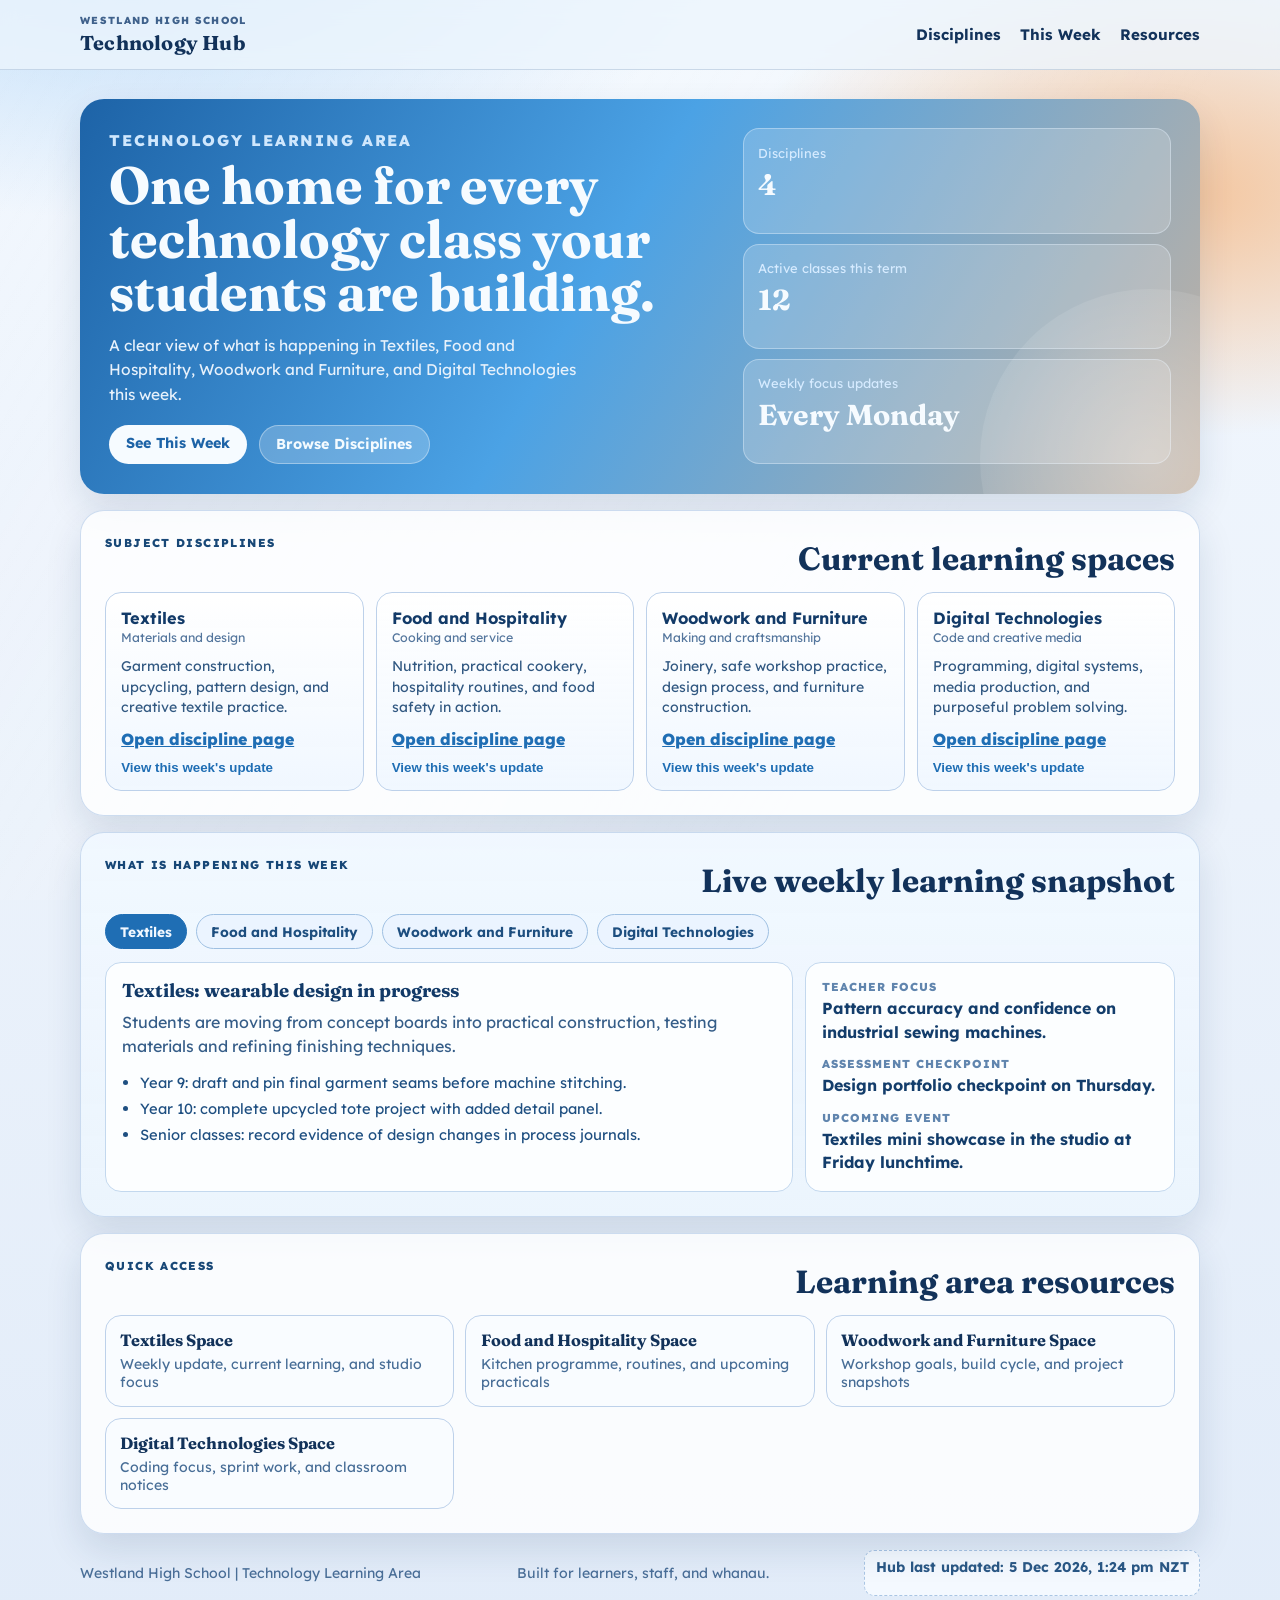
<file: index.html>
<!DOCTYPE html>
<html lang="en-NZ">
<head>
  <meta charset="UTF-8" />
  <meta name="viewport" content="width=device-width, initial-scale=1.0" />
  <title>Westland High School | Technology Learning Area</title>
  <meta
    name="description"
    content="Technology Learning Area at Westland High School - one home for Textiles, Food and Hospitality, Woodwork and Furniture, and Digital Technologies."
  />
  <link rel="preconnect" href="https://fonts.googleapis.com" />
  <link rel="preconnect" href="https://fonts.gstatic.com" crossorigin />
  <link
    href="https://fonts.googleapis.com/css2?family=Fraunces:opsz,wght@9..144,600;9..144,700&family=Lexend:wght@300;400;500;600;700;800&display=swap"
    rel="stylesheet"
  />
  <link rel="icon" href="images/favicon.ico" type="image/x-icon" />
  <link rel="stylesheet" href="styles.css" />
</head>
<body>
  <div class="background-glow" aria-hidden="true"></div>
  <header class="topbar">
    <div class="container topbar-inner">
      <a class="brand" href="#home" aria-label="Westland High School Technology Hub home">
        <span class="brand-kicker">WESTLAND HIGH SCHOOL</span>
        <strong class="brand-title">Technology Hub</strong>
      </a>
      <nav class="topnav" aria-label="Primary">
        <a href="#disciplines">Disciplines</a>
        <a href="#weekly">This Week</a>
        <a href="#resources">Resources</a>
      </nav>
    </div>
  </header>

  <main id="home">
    <section class="hero container reveal">
      <div class="hero-copy">
        <p class="kicker">TECHNOLOGY LEARNING AREA</p>
        <h1>One home for every technology class your students are building.</h1>
        <p>
          A clear view of what is happening in Textiles, Food and Hospitality,
          Woodwork and Furniture, and Digital Technologies this week.
        </p>
        <div class="hero-actions">
          <a class="btn btn-primary" href="#weekly">See This Week</a>
          <a class="btn btn-ghost" href="#disciplines">Browse Disciplines</a>
        </div>
      </div>
      <aside class="hero-stats" aria-label="Hub highlights">
        <article class="stat-card">
          <p>Disciplines</p>
          <strong>4</strong>
        </article>
        <article class="stat-card">
          <p>Active classes this term</p>
          <strong>12</strong>
        </article>
        <article class="stat-card">
          <p>Weekly focus updates</p>
          <strong>Every Monday</strong>
        </article>
      </aside>
    </section>

    <section id="disciplines" class="container section reveal">
      <div class="section-heading">
        <p class="kicker">SUBJECT DISCIPLINES</p>
        <h2>Current learning spaces</h2>
      </div>
      <div class="discipline-grid">
        <article class="discipline-card" data-discipline="textiles">
          <header>
            <h3>Textiles</h3>
            <span>Materials and design</span>
          </header>
          <p>
            Garment construction, upcycling, pattern design, and creative textile practice.
          </p>
          <a class="inline-link" href="https://tech-sewing.onrender.com/index.html" target="_blank" rel="noopener noreferrer">Open discipline page</a>
          <button class="inline-link" type="button" data-focus="textiles">
            View this week's update
          </button>
        </article>

        <article class="discipline-card" data-discipline="food-hospitality">
          <header>
            <h3>Food and Hospitality</h3>
            <span>Cooking and service</span>
          </header>
          <p>
            Nutrition, practical cookery, hospitality routines, and food safety in action.
          </p>
          <a class="inline-link" href="https://recipe-calculator-backend.onrender.com/index.html" target="_blank" rel="noopener noreferrer">Open discipline page</a>
          <button class="inline-link" type="button" data-focus="food-hospitality">
            View this week's update
          </button>
        </article>

        <article class="discipline-card" data-discipline="woodwork-furniture">
          <header>
            <h3>Woodwork and Furniture</h3>
            <span>Making and craftsmanship</span>
          </header>
          <p>
            Joinery, safe workshop practice, design process, and furniture construction.
          </p>
          <a class="inline-link" href="https://tech-wworkshop.onrender.com/" target="_blank" rel="noopener noreferrer">Open discipline page</a>
          <button class="inline-link" type="button" data-focus="woodwork-furniture">
            View this week's update
          </button>
        </article>

        <article class="discipline-card" data-discipline="digital-technologies">
          <header>
            <h3>Digital Technologies</h3>
            <span>Code and creative media</span>
          </header>
          <p>
            Programming, digital systems, media production, and purposeful problem solving.
          </p>
          <a class="inline-link" href="https://dtech-hub.onrender.com/" target="_blank" rel="noopener noreferrer">Open discipline page</a>
          <button class="inline-link" type="button" data-focus="digital-technologies">
            View this week's update
          </button>
        </article>
      </div>
    </section>

    <section id="weekly" class="container section weekly reveal">
      <div class="section-heading">
        <p class="kicker">WHAT IS HAPPENING THIS WEEK</p>
        <h2>Live weekly learning snapshot</h2>
      </div>

      <div class="weekly-panel" role="region" aria-label="Weekly discipline updates">
        <div class="tablist" role="tablist" aria-label="Select discipline"></div>
        <div class="weekly-content">
          <article class="weekly-main">
            <h3 id="weekly-title"></h3>
            <p id="weekly-summary"></p>
            <ul id="weekly-list"></ul>
          </article>
          <aside class="weekly-meta">
            <div>
              <p class="meta-label">Teacher focus</p>
              <p id="weekly-focus" class="meta-value"></p>
            </div>
            <div>
              <p class="meta-label">Assessment checkpoint</p>
              <p id="weekly-assessment" class="meta-value"></p>
            </div>
            <div>
              <p class="meta-label">Upcoming event</p>
              <p id="weekly-event" class="meta-value"></p>
            </div>
          </aside>
        </div>
      </div>
    </section>

    <section id="resources" class="container section resources reveal">
      <div class="section-heading">
        <p class="kicker">QUICK ACCESS</p>
        <h2>Learning area resources</h2>
      </div>
      <div class="resource-grid">
        <a href="textiles.html" class="resource-card">
          <strong>Textiles Space</strong>
          <span>Weekly update, current learning, and studio focus</span>
        </a>
        <a href="food-hospitality.html" class="resource-card">
          <strong>Food and Hospitality Space</strong>
          <span>Kitchen programme, routines, and upcoming practicals</span>
        </a>
        <a href="woodwork-furniture.html" class="resource-card">
          <strong>Woodwork and Furniture Space</strong>
          <span>Workshop goals, build cycle, and project snapshots</span>
        </a>
        <a href="https://dtech-hub.onrender.com/" class="resource-card" target="_blank" rel="noopener noreferrer">
          <strong>Digital Technologies Space</strong>
          <span>Coding focus, sprint work, and classroom notices</span>
        </a>
      </div>
    </section>
  </main>

  <footer class="footer">
    <div class="container footer-inner">
      <p>Westland High School | Technology Learning Area</p>
      <p>Built for learners, staff, and whanau.</p>
      <p class="hub-updated-stamp" data-hub-last-updated></p>
    </div>
  </footer>

  <script src="script.js"></script>
</body>
</html>
</file>
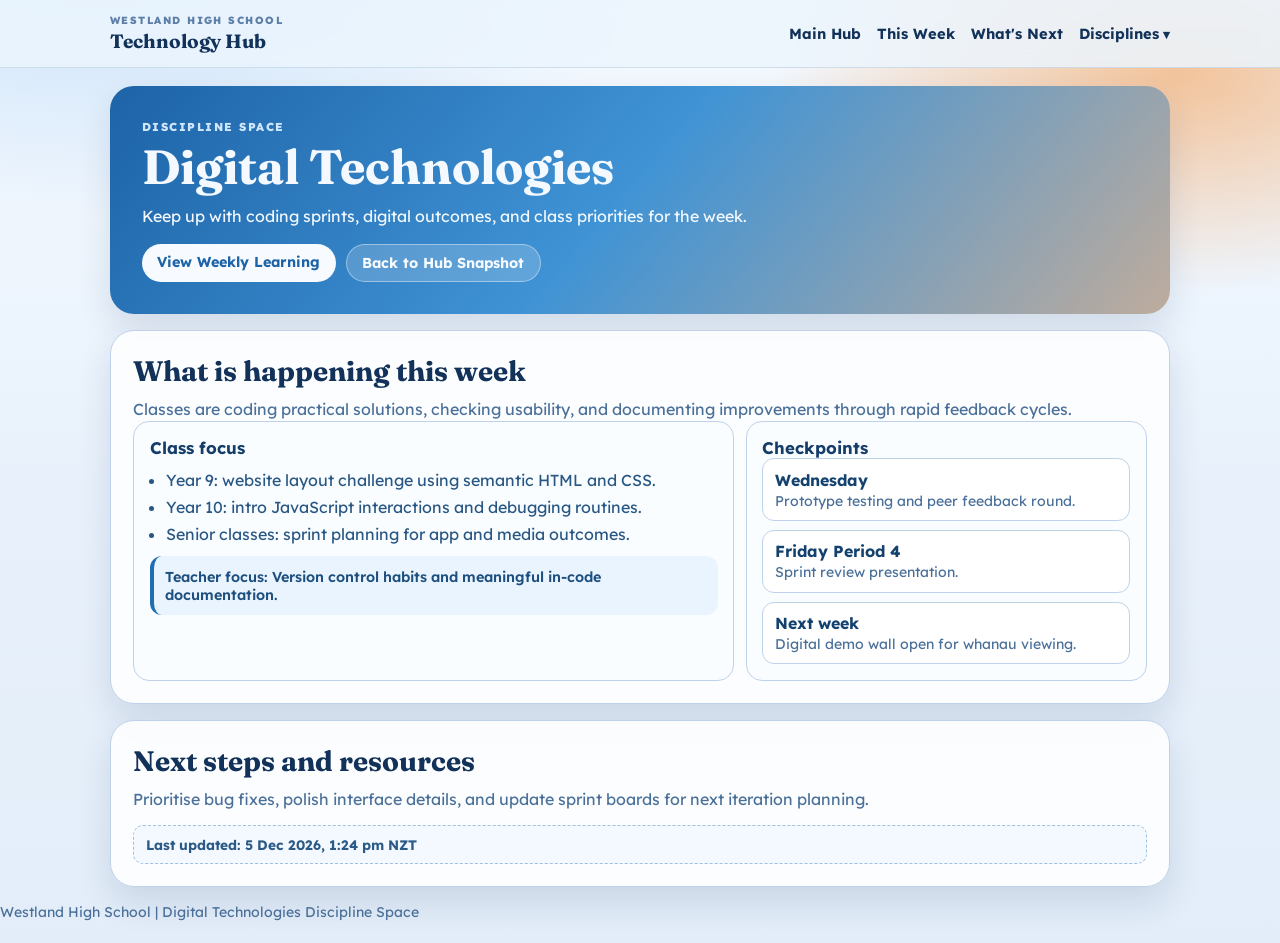
<file: digital-technologies.html>
<!DOCTYPE html>
<html lang="en-NZ">
<head>
  <meta charset="UTF-8" />
  <meta name="viewport" content="width=device-width, initial-scale=1.0" />
  <title>Digital Technologies | Westland High School Technology Hub</title>
  <link rel="preconnect" href="https://fonts.googleapis.com" />
  <link rel="preconnect" href="https://fonts.gstatic.com" crossorigin />
  <link
    href="https://fonts.googleapis.com/css2?family=Fraunces:opsz,wght@9..144,600;9..144,700&family=Lexend:wght@300;400;500;600;700;800&display=swap"
    rel="stylesheet"
  />
  <link rel="icon" href="images/favicon.ico" type="image/x-icon" />
  <link rel="stylesheet" href="discipline.css" />
</head>
<body>
  <header class="topbar">
    <div class="container topbar-inner">
      <a class="brand" href="index.html">
        <small>WESTLAND HIGH SCHOOL</small>
        <strong>Technology Hub</strong>
      </a>
      <nav class="topnav" aria-label="Primary">
        <a href="index.html">Main Hub</a>
        <a href="#weekly">This Week</a>
        <a href="#next">What's Next</a>
        <details class="topnav-dropdown">
          <summary>Disciplines</summary>
          <div class="dropdown-menu" role="menu" aria-label="Discipline pages">
            <a href="textiles.html" role="menuitem">Textiles</a>
            <a href="food-hospitality.html" role="menuitem">Food and Hospitality</a>
            <a href="woodwork-furniture.html" role="menuitem">Woodwork and Furniture</a>
            <a href="digital-technologies.html" role="menuitem">Digital Technologies</a>
          </div>
        </details>
      </nav>
    </div>
  </header>

  <main class="container">
    <section class="hero">
      <p class="kicker">DISCIPLINE SPACE</p>
      <h1>Digital Technologies</h1>
      <p>
        Keep up with coding sprints, digital outcomes, and class priorities for the week.
      </p>
      <div class="hero-actions">
        <a class="btn btn-primary" href="#weekly">View Weekly Learning</a>
        <a class="btn btn-ghost" href="index.html#weekly">Back to Hub Snapshot</a>
      </div>
    </section>

    <section id="weekly" class="section">
      <h2>What is happening this week</h2>
      <p class="section-intro">
        Classes are coding practical solutions, checking usability, and documenting improvements through rapid feedback cycles.
      </p>
      <div class="grid-2">
        <article class="card">
          <h3>Class focus</h3>
          <ul>
            <li>Year 9: website layout challenge using semantic HTML and CSS.</li>
            <li>Year 10: intro JavaScript interactions and debugging routines.</li>
            <li>Senior classes: sprint planning for app and media outcomes.</li>
          </ul>
          <p class="notice">Teacher focus: Version control habits and meaningful in-code documentation.</p>
        </article>
        <article class="card">
          <h3>Checkpoints</h3>
          <div class="timeline">
            <article>
              <strong>Wednesday</strong>
              <span>Prototype testing and peer feedback round.</span>
            </article>
            <article>
              <strong>Friday Period 4</strong>
              <span>Sprint review presentation.</span>
            </article>
            <article>
              <strong>Next week</strong>
              <span>Digital demo wall open for whanau viewing.</span>
            </article>
          </div>
        </article>
      </div>
    </section>

    <section id="next" class="section">
      <h2>Next steps and resources</h2>
      <p class="section-intro">Prioritise bug fixes, polish interface details, and update sprint boards for next iteration planning.</p>
      <p class="updated-stamp" data-last-updated></p>
    </section>
  </main>

  <footer class="container footer">
    Westland High School | Digital Technologies Discipline Space
  </footer>
  <script src="discipline.js"></script>
</body>
</html>
</file>
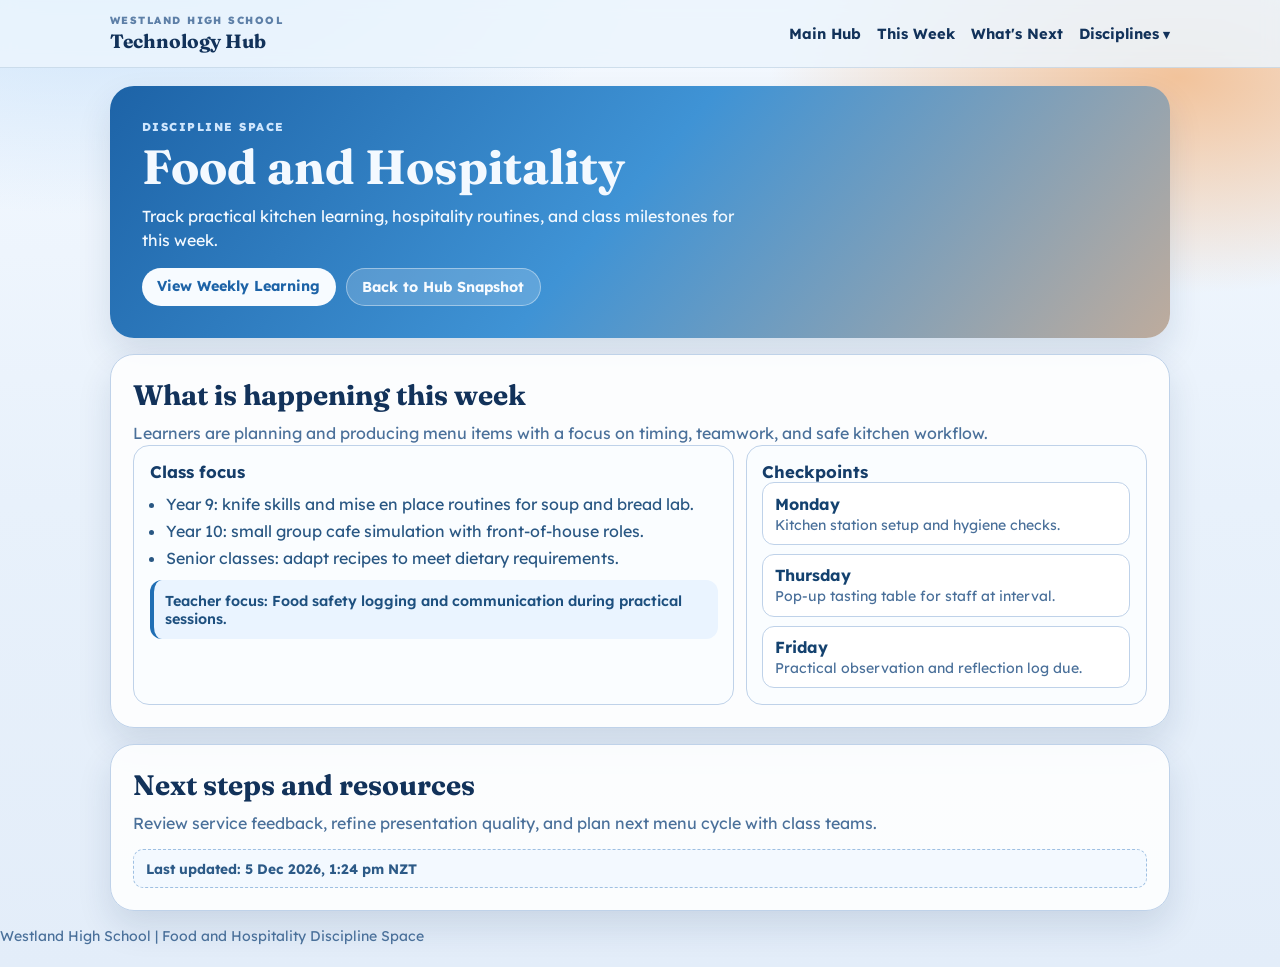
<file: food-hospitality.html>
<!DOCTYPE html>
<html lang="en-NZ">
<head>
  <meta charset="UTF-8" />
  <meta name="viewport" content="width=device-width, initial-scale=1.0" />
  <title>Food and Hospitality | Westland High School Technology Hub</title>
  <link rel="preconnect" href="https://fonts.googleapis.com" />
  <link rel="preconnect" href="https://fonts.gstatic.com" crossorigin />
  <link
    href="https://fonts.googleapis.com/css2?family=Fraunces:opsz,wght@9..144,600;9..144,700&family=Lexend:wght@300;400;500;600;700;800&display=swap"
    rel="stylesheet"
  />
  <link rel="icon" href="images/favicon.ico" type="image/x-icon" />
  <link rel="stylesheet" href="discipline.css" />
</head>
<body>
  <header class="topbar">
    <div class="container topbar-inner">
      <a class="brand" href="index.html">
        <small>WESTLAND HIGH SCHOOL</small>
        <strong>Technology Hub</strong>
      </a>
      <nav class="topnav" aria-label="Primary">
        <a href="index.html">Main Hub</a>
        <a href="#weekly">This Week</a>
        <a href="#next">What's Next</a>
        <details class="topnav-dropdown">
          <summary>Disciplines</summary>
          <div class="dropdown-menu" role="menu" aria-label="Discipline pages">
            <a href="textiles.html" role="menuitem">Textiles</a>
            <a href="food-hospitality.html" role="menuitem">Food and Hospitality</a>
            <a href="woodwork-furniture.html" role="menuitem">Woodwork and Furniture</a>
            <a href="digital-technologies.html" role="menuitem">Digital Technologies</a>
          </div>
        </details>
      </nav>
    </div>
  </header>

  <main class="container">
    <section class="hero">
      <p class="kicker">DISCIPLINE SPACE</p>
      <h1>Food and Hospitality</h1>
      <p>
        Track practical kitchen learning, hospitality routines, and class milestones for this week.
      </p>
      <div class="hero-actions">
        <a class="btn btn-primary" href="#weekly">View Weekly Learning</a>
        <a class="btn btn-ghost" href="index.html#weekly">Back to Hub Snapshot</a>
      </div>
    </section>

    <section id="weekly" class="section">
      <h2>What is happening this week</h2>
      <p class="section-intro">
        Learners are planning and producing menu items with a focus on timing, teamwork, and safe kitchen workflow.
      </p>
      <div class="grid-2">
        <article class="card">
          <h3>Class focus</h3>
          <ul>
            <li>Year 9: knife skills and mise en place routines for soup and bread lab.</li>
            <li>Year 10: small group cafe simulation with front-of-house roles.</li>
            <li>Senior classes: adapt recipes to meet dietary requirements.</li>
          </ul>
          <p class="notice">Teacher focus: Food safety logging and communication during practical sessions.</p>
        </article>
        <article class="card">
          <h3>Checkpoints</h3>
          <div class="timeline">
            <article>
              <strong>Monday</strong>
              <span>Kitchen station setup and hygiene checks.</span>
            </article>
            <article>
              <strong>Thursday</strong>
              <span>Pop-up tasting table for staff at interval.</span>
            </article>
            <article>
              <strong>Friday</strong>
              <span>Practical observation and reflection log due.</span>
            </article>
          </div>
        </article>
      </div>
    </section>

    <section id="next" class="section">
      <h2>Next steps and resources</h2>
      <p class="section-intro">Review service feedback, refine presentation quality, and plan next menu cycle with class teams.</p>
      <p class="updated-stamp" data-last-updated></p>
    </section>
  </main>

  <footer class="container footer">
    Westland High School | Food and Hospitality Discipline Space
  </footer>
  <script src="discipline.js"></script>
</body>
</html>
</file>
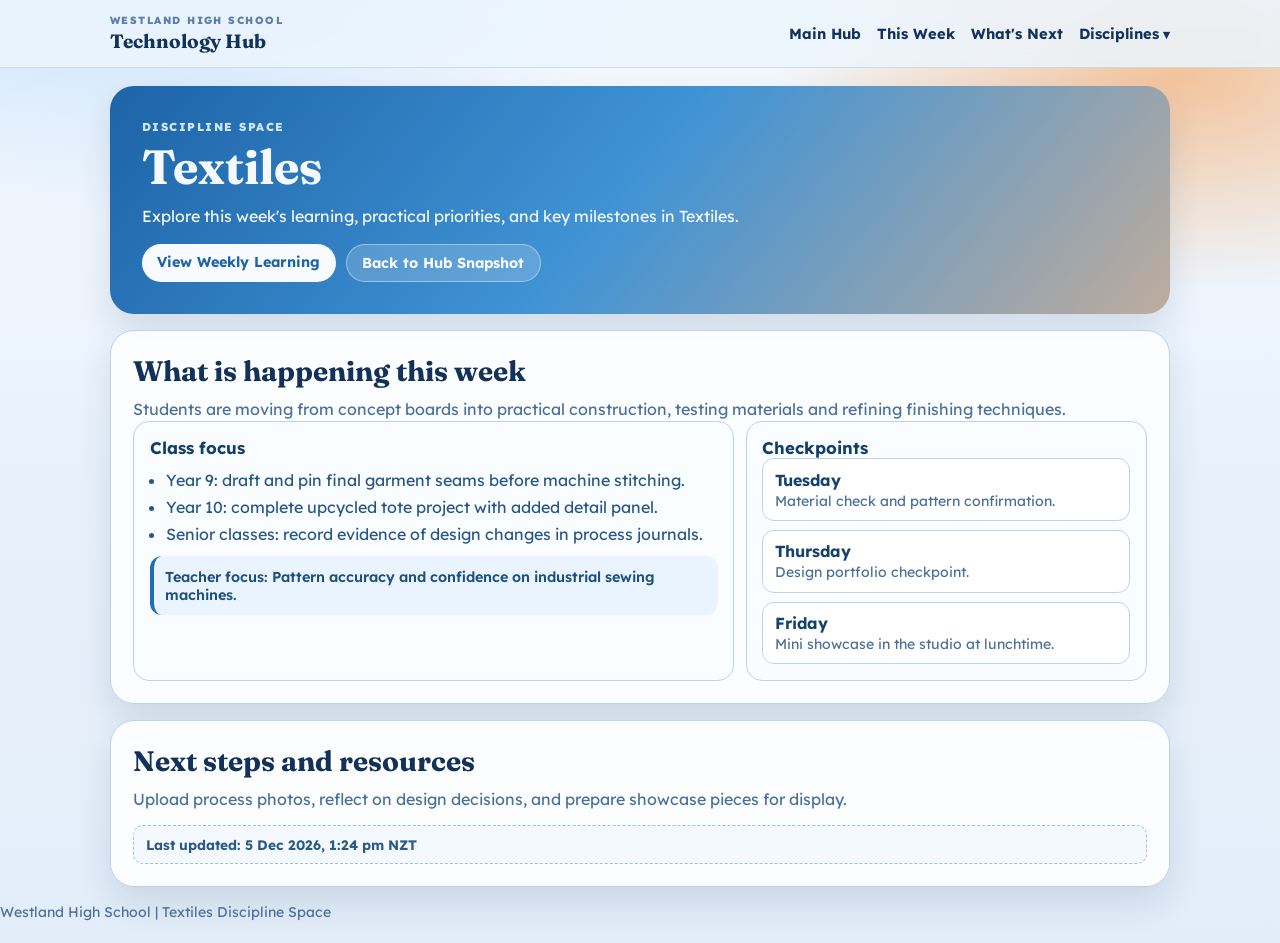
<file: textiles.html>
<!DOCTYPE html>
<html lang="en-NZ">
<head>
  <meta charset="UTF-8" />
  <meta name="viewport" content="width=device-width, initial-scale=1.0" />
  <title>Textiles | Westland High School Technology Hub</title>
  <link rel="preconnect" href="https://fonts.googleapis.com" />
  <link rel="preconnect" href="https://fonts.gstatic.com" crossorigin />
  <link
    href="https://fonts.googleapis.com/css2?family=Fraunces:opsz,wght@9..144,600;9..144,700&family=Lexend:wght@300;400;500;600;700;800&display=swap"
    rel="stylesheet"
  />
  <link rel="icon" href="images/favicon.ico" type="image/x-icon" />
  <link rel="stylesheet" href="discipline.css" />
</head>
<body>
  <header class="topbar">
    <div class="container topbar-inner">
      <a class="brand" href="index.html">
        <small>WESTLAND HIGH SCHOOL</small>
        <strong>Technology Hub</strong>
      </a>
      <nav class="topnav" aria-label="Primary">
        <a href="index.html">Main Hub</a>
        <a href="#weekly">This Week</a>
        <a href="#next">What's Next</a>
        <details class="topnav-dropdown">
          <summary>Disciplines</summary>
          <div class="dropdown-menu" role="menu" aria-label="Discipline pages">
            <a href="textiles.html" role="menuitem">Textiles</a>
            <a href="food-hospitality.html" role="menuitem">Food and Hospitality</a>
            <a href="woodwork-furniture.html" role="menuitem">Woodwork and Furniture</a>
            <a href="digital-technologies.html" role="menuitem">Digital Technologies</a>
          </div>
        </details>
      </nav>
    </div>
  </header>

  <main class="container">
    <section class="hero">
      <p class="kicker">DISCIPLINE SPACE</p>
      <h1>Textiles</h1>
      <p>
        Explore this week's learning, practical priorities, and key milestones in Textiles.
      </p>
      <div class="hero-actions">
        <a class="btn btn-primary" href="#weekly">View Weekly Learning</a>
        <a class="btn btn-ghost" href="index.html#weekly">Back to Hub Snapshot</a>
      </div>
    </section>

    <section id="weekly" class="section">
      <h2>What is happening this week</h2>
      <p class="section-intro">
        Students are moving from concept boards into practical construction, testing materials and refining finishing techniques.
      </p>
      <div class="grid-2">
        <article class="card">
          <h3>Class focus</h3>
          <ul>
            <li>Year 9: draft and pin final garment seams before machine stitching.</li>
            <li>Year 10: complete upcycled tote project with added detail panel.</li>
            <li>Senior classes: record evidence of design changes in process journals.</li>
          </ul>
          <p class="notice">Teacher focus: Pattern accuracy and confidence on industrial sewing machines.</p>
        </article>
        <article class="card">
          <h3>Checkpoints</h3>
          <div class="timeline">
            <article>
              <strong>Tuesday</strong>
              <span>Material check and pattern confirmation.</span>
            </article>
            <article>
              <strong>Thursday</strong>
              <span>Design portfolio checkpoint.</span>
            </article>
            <article>
              <strong>Friday</strong>
              <span>Mini showcase in the studio at lunchtime.</span>
            </article>
          </div>
        </article>
      </div>
    </section>

    <section id="next" class="section">
      <h2>Next steps and resources</h2>
      <p class="section-intro">Upload process photos, reflect on design decisions, and prepare showcase pieces for display.</p>
      <p class="updated-stamp" data-last-updated></p>
    </section>
  </main>

  <footer class="container footer">
    Westland High School | Textiles Discipline Space
  </footer>
  <script src="discipline.js"></script>
</body>
</html>
</file>
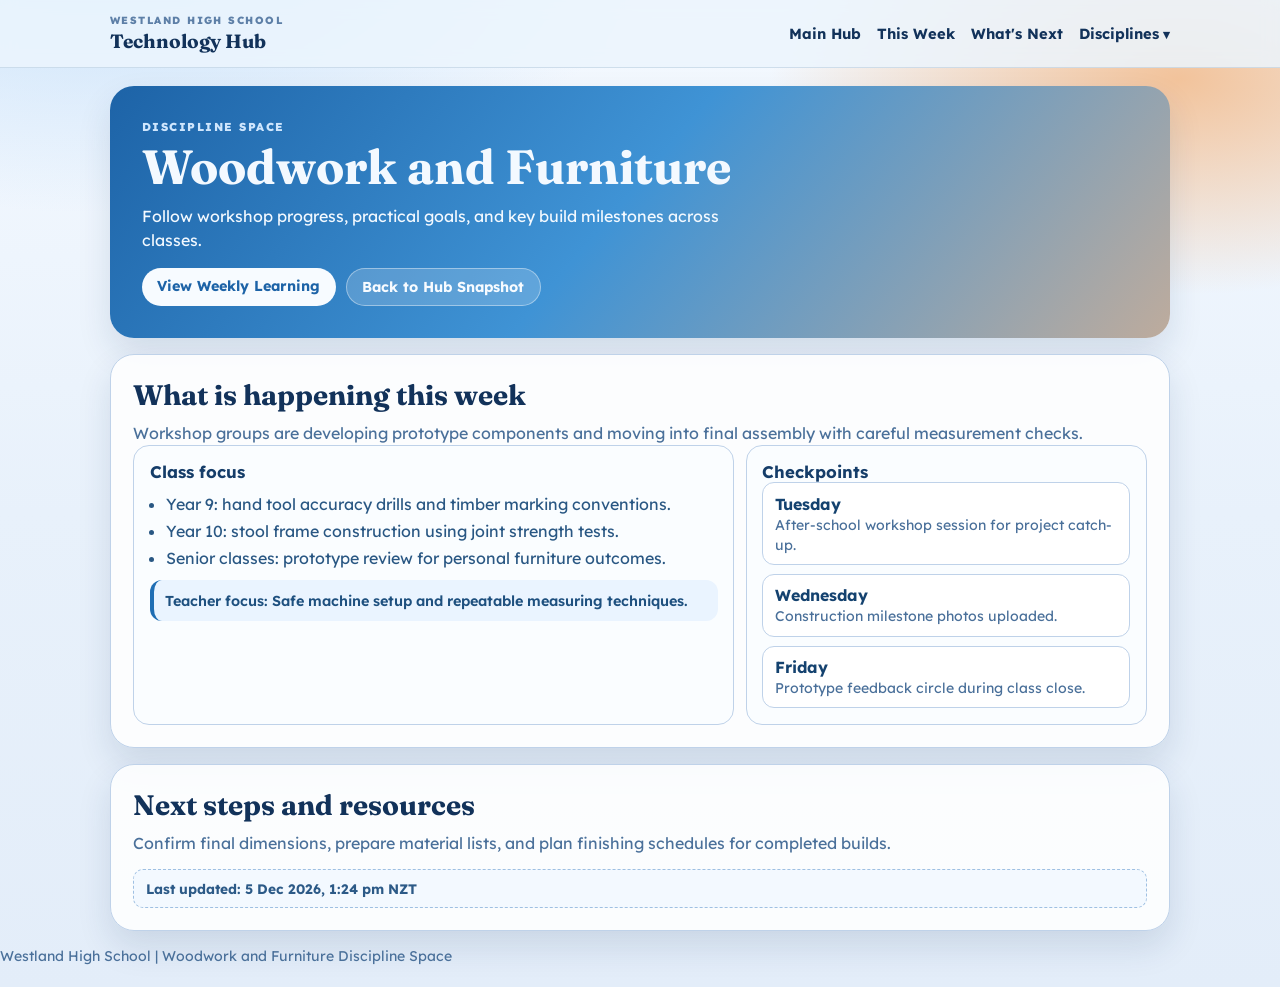
<file: woodwork-furniture.html>
<!DOCTYPE html>
<html lang="en-NZ">
<head>
  <meta charset="UTF-8" />
  <meta name="viewport" content="width=device-width, initial-scale=1.0" />
  <title>Woodwork and Furniture | Westland High School Technology Hub</title>
  <link rel="preconnect" href="https://fonts.googleapis.com" />
  <link rel="preconnect" href="https://fonts.gstatic.com" crossorigin />
  <link
    href="https://fonts.googleapis.com/css2?family=Fraunces:opsz,wght@9..144,600;9..144,700&family=Lexend:wght@300;400;500;600;700;800&display=swap"
    rel="stylesheet"
  />
  <link rel="icon" href="images/favicon.ico" type="image/x-icon" />
  <link rel="stylesheet" href="discipline.css" />
</head>
<body>
  <header class="topbar">
    <div class="container topbar-inner">
      <a class="brand" href="index.html">
        <small>WESTLAND HIGH SCHOOL</small>
        <strong>Technology Hub</strong>
      </a>
      <nav class="topnav" aria-label="Primary">
        <a href="index.html">Main Hub</a>
        <a href="#weekly">This Week</a>
        <a href="#next">What's Next</a>
        <details class="topnav-dropdown">
          <summary>Disciplines</summary>
          <div class="dropdown-menu" role="menu" aria-label="Discipline pages">
            <a href="textiles.html" role="menuitem">Textiles</a>
            <a href="food-hospitality.html" role="menuitem">Food and Hospitality</a>
            <a href="woodwork-furniture.html" role="menuitem">Woodwork and Furniture</a>
            <a href="digital-technologies.html" role="menuitem">Digital Technologies</a>
          </div>
        </details>
      </nav>
    </div>
  </header>

  <main class="container">
    <section class="hero">
      <p class="kicker">DISCIPLINE SPACE</p>
      <h1>Woodwork and Furniture</h1>
      <p>
        Follow workshop progress, practical goals, and key build milestones across classes.
      </p>
      <div class="hero-actions">
        <a class="btn btn-primary" href="#weekly">View Weekly Learning</a>
        <a class="btn btn-ghost" href="index.html#weekly">Back to Hub Snapshot</a>
      </div>
    </section>

    <section id="weekly" class="section">
      <h2>What is happening this week</h2>
      <p class="section-intro">
        Workshop groups are developing prototype components and moving into final assembly with careful measurement checks.
      </p>
      <div class="grid-2">
        <article class="card">
          <h3>Class focus</h3>
          <ul>
            <li>Year 9: hand tool accuracy drills and timber marking conventions.</li>
            <li>Year 10: stool frame construction using joint strength tests.</li>
            <li>Senior classes: prototype review for personal furniture outcomes.</li>
          </ul>
          <p class="notice">Teacher focus: Safe machine setup and repeatable measuring techniques.</p>
        </article>
        <article class="card">
          <h3>Checkpoints</h3>
          <div class="timeline">
            <article>
              <strong>Tuesday</strong>
              <span>After-school workshop session for project catch-up.</span>
            </article>
            <article>
              <strong>Wednesday</strong>
              <span>Construction milestone photos uploaded.</span>
            </article>
            <article>
              <strong>Friday</strong>
              <span>Prototype feedback circle during class close.</span>
            </article>
          </div>
        </article>
      </div>
    </section>

    <section id="next" class="section">
      <h2>Next steps and resources</h2>
      <p class="section-intro">Confirm final dimensions, prepare material lists, and plan finishing schedules for completed builds.</p>
      <p class="updated-stamp" data-last-updated></p>
    </section>
  </main>

  <footer class="container footer">
    Westland High School | Woodwork and Furniture Discipline Space
  </footer>
  <script src="discipline.js"></script>
</body>
</html>
</file>
<file: styles.css>
:root {
  --bg: #ebf2fb;
  --ink: #12325a;
  --ink-muted: #3f618b;
  --primary: #1f6eb4;
  --accent: #dc8a44;
  --panel: #ffffffcc;
  --border: #bdd1ea;
  --radius-lg: 24px;
  --radius-md: 16px;
  --shadow: 0 16px 36px rgba(16, 52, 92, 0.12);
}

* {
  box-sizing: border-box;
}

html,
body {
  margin: 0;
  padding: 0;
}

body {
  font-family: "Lexend", sans-serif;
  color: var(--ink);
  background:
    radial-gradient(1000px 500px at 10% -5%, #b9daf8 0%, transparent 60%),
    radial-gradient(700px 380px at 92% 12%, #f4c59d 0%, transparent 64%),
    linear-gradient(180deg, #f3f8fe 0%, var(--bg) 50%, #e2ecf9 100%);
  min-height: 100vh;
}

.background-glow {
  position: fixed;
  inset: 0;
  pointer-events: none;
  background-image: linear-gradient(120deg, transparent 0%, rgba(255, 255, 255, 0.15) 45%, transparent 70%);
  animation: shimmer 8s ease-in-out infinite;
}

.container {
  width: min(1120px, 92vw);
  margin: 0 auto;
}

.topbar {
  position: sticky;
  top: 0;
  z-index: 20;
  backdrop-filter: blur(10px);
  background: rgba(236, 245, 253, 0.78);
  border-bottom: 1px solid rgba(107, 142, 181, 0.28);
}

.topbar-inner {
  display: flex;
  justify-content: space-between;
  align-items: center;
  padding: 0.9rem 0;
}

.brand {
  text-decoration: none;
  color: var(--ink);
  display: grid;
  gap: 0.15rem;
}

.brand-kicker {
  font-size: 0.64rem;
  letter-spacing: 0.13em;
  font-weight: 800;
  color: var(--ink-muted);
}

.brand-title {
  font-size: 1.25rem;
  font-family: "Fraunces", serif;
  letter-spacing: 0.01em;
}

.topnav {
  display: flex;
  gap: 1.2rem;
}

.topnav a {
  text-decoration: none;
  color: var(--ink);
  font-weight: 700;
  font-size: 0.95rem;
}

.hero {
  margin-top: 1.8rem;
  display: grid;
  grid-template-columns: 1.3fr 0.9fr;
  gap: 1rem;
  background: linear-gradient(120deg, #1d63a7 0%, #4ba2e5 46%, #f0b788 120%);
  border-radius: var(--radius-lg);
  padding: clamp(1.2rem, 2.3vw, 2.1rem);
  color: #f6fbff;
  box-shadow: var(--shadow);
  overflow: hidden;
  position: relative;
}

.hero::before {
  content: "";
  position: absolute;
  width: 340px;
  aspect-ratio: 1;
  right: -120px;
  bottom: -135px;
  border-radius: 50%;
  background: radial-gradient(circle at center, rgba(255, 255, 255, 0.33), rgba(255, 255, 255, 0));
}

.hero h1 {
  margin: 0.4rem 0 0.8rem;
  font-family: "Fraunces", serif;
  font-size: clamp(1.9rem, 4.1vw, 3.35rem);
  line-height: 1.02;
  max-width: 17ch;
}

.hero p {
  margin: 0;
  max-width: 54ch;
  font-size: 0.97rem;
  line-height: 1.58;
  color: #e7f1fb;
}

.kicker {
  margin: 0;
  letter-spacing: 0.12em;
  font-size: 0.72rem;
  font-weight: 800;
  color: rgba(12, 62, 112, 0.95);
}

.hero .kicker {
  color: #cfe7fd;
}

.hero-actions {
  margin-top: 1.15rem;
  display: flex;
  flex-wrap: wrap;
  gap: 0.7rem;
}

.btn {
  border: none;
  border-radius: 100px;
  padding: 0.62rem 1.06rem;
  text-decoration: none;
  font-weight: 700;
  font-size: 0.9rem;
}

.btn-primary {
  background: #f6fbff;
  color: #1d63a7;
}

.btn-ghost {
  background: rgba(255, 255, 255, 0.22);
  color: #f4fbff;
  border: 1px solid rgba(255, 255, 255, 0.35);
}

.hero-stats {
  display: grid;
  gap: 0.6rem;
}

.stat-card {
  background: rgba(255, 255, 255, 0.18);
  border: 1px solid rgba(229, 242, 255, 0.4);
  border-radius: var(--radius-md);
  padding: 0.85rem;
}

.stat-card p {
  margin: 0;
  font-size: 0.81rem;
  color: #d6ebff;
}

.stat-card strong {
  margin-top: 0.2rem;
  display: block;
  font-size: clamp(1.25rem, 3vw, 1.8rem);
  font-family: "Fraunces", serif;
}

.section {
  margin-top: 1rem;
  background: var(--panel);
  border: 1px solid rgba(189, 209, 234, 0.75);
  border-radius: var(--radius-lg);
  padding: clamp(1rem, 2.3vw, 1.5rem);
  box-shadow: var(--shadow);
}

.section-heading {
  display: flex;
  justify-content: space-between;
  gap: 1rem;
  align-items: flex-start;
  margin-bottom: 0.9rem;
}

.section h2 {
  margin: 0.25rem 0 0;
  font-family: "Fraunces", serif;
  font-size: clamp(1.45rem, 2.5vw, 2rem);
}

.discipline-grid {
  display: grid;
  grid-template-columns: repeat(4, minmax(0, 1fr));
  gap: 0.75rem;
}

.discipline-card {
  border: 1px solid var(--border);
  border-radius: var(--radius-md);
  padding: 0.95rem;
  background: linear-gradient(180deg, rgba(255, 255, 255, 0.95), rgba(238, 246, 255, 0.85));
  display: grid;
  gap: 0.7rem;
}

.discipline-card header {
  display: grid;
  gap: 0.1rem;
}

.discipline-card h3 {
  margin: 0;
  font-size: 1.02rem;
  color: #123a68;
}

.discipline-card span {
  font-size: 0.78rem;
  color: #54769d;
}

.discipline-card p {
  margin: 0;
  color: #325982;
  font-size: 0.88rem;
  line-height: 1.45;
}

.inline-link {
  border: 0;
  background: transparent;
  color: #1f6eb4;
  font-weight: 800;
  width: max-content;
  padding: 0;
  cursor: pointer;
}

.weekly {
  background: linear-gradient(180deg, rgba(241, 248, 255, 0.95), rgba(236, 245, 253, 0.9));
}

.weekly-panel {
  display: grid;
  gap: 0.8rem;
}

.tablist {
  display: flex;
  flex-wrap: wrap;
  gap: 0.55rem;
}

.tab-btn {
  border: 1px solid #9fc0e2;
  background: #ebf4ff;
  color: #1d4e7f;
  border-radius: 100px;
  padding: 0.5rem 0.88rem;
  font-family: inherit;
  font-size: 0.86rem;
  font-weight: 700;
  cursor: pointer;
  transition: 0.2s ease;
}

.tab-btn[aria-selected="true"] {
  background: #1f6eb4;
  border-color: #1f6eb4;
  color: #f2f8ff;
}

.weekly-content {
  display: grid;
  grid-template-columns: 1.3fr 0.7fr;
  gap: 0.75rem;
}

.weekly-main,
.weekly-meta {
  border: 1px solid #c3d8ee;
  border-radius: var(--radius-md);
  background: #fcfeff;
  padding: 1rem;
}

.weekly-main h3 {
  margin: 0;
  font-family: "Fraunces", serif;
  color: #123a68;
}

.weekly-main p {
  margin: 0.5rem 0 0;
  color: #355d88;
  line-height: 1.5;
}

.weekly-main ul {
  margin: 0.9rem 0 0;
  padding-left: 1.1rem;
  display: grid;
  gap: 0.46rem;
  color: #1e4f81;
  font-size: 0.92rem;
}

.weekly-meta {
  display: grid;
  gap: 0.78rem;
}

.meta-label {
  margin: 0;
  font-size: 0.72rem;
  text-transform: uppercase;
  letter-spacing: 0.09em;
  color: #6085ae;
  font-weight: 800;
}

.meta-value {
  margin: 0.2rem 0 0;
  color: #133d6b;
  font-weight: 700;
  line-height: 1.45;
}

.resource-grid {
  display: grid;
  grid-template-columns: repeat(3, minmax(0, 1fr));
  gap: 0.7rem;
}

.resource-card {
  text-decoration: none;
  color: var(--ink);
  border: 1px solid var(--border);
  border-radius: var(--radius-md);
  padding: 0.9rem;
  background: #f9fcff;
  display: grid;
  gap: 0.3rem;
}

.resource-card strong {
  font-size: 1.02rem;
  font-family: "Fraunces", serif;
}

.resource-card span {
  color: #486e97;
  font-size: 0.88rem;
}

.footer {
  margin: 1rem 0 1.35rem;
}

.footer-inner {
  color: #4a6f98;
  font-size: 0.88rem;
  display: flex;
  justify-content: space-between;
  gap: 0.8rem;
  flex-wrap: wrap;
}

.hub-updated-stamp {
  margin: 0;
  padding: 0.4rem 0.65rem;
  border: 1px dashed #a9c5e4;
  border-radius: 10px;
  background: #f4f9ff;
  color: #2a5885;
  font-weight: 700;
}

.reveal {
  opacity: 0;
  transform: translateY(20px);
  animation: rise 0.7s ease forwards;
}

.reveal:nth-of-type(2) {
  animation-delay: 0.12s;
}

.reveal:nth-of-type(3) {
  animation-delay: 0.2s;
}

.reveal:nth-of-type(4) {
  animation-delay: 0.28s;
}

.reveal:nth-of-type(5) {
  animation-delay: 0.36s;
}

@keyframes rise {
  to {
    opacity: 1;
    transform: translateY(0);
  }
}

@keyframes shimmer {
  0%,
  100% {
    transform: translateX(-8%);
    opacity: 0.34;
  }
  50% {
    transform: translateX(8%);
    opacity: 0.52;
  }
}

@media (max-width: 980px) {
  .hero,
  .weekly-content {
    grid-template-columns: 1fr;
  }

  .discipline-grid {
    grid-template-columns: repeat(2, minmax(0, 1fr));
  }

  .resource-grid {
    grid-template-columns: 1fr;
  }
}

@media (max-width: 680px) {
  .topbar-inner {
    flex-direction: column;
    align-items: flex-start;
    gap: 0.45rem;
  }

  .topnav {
    flex-wrap: wrap;
    gap: 0.7rem;
  }

  .discipline-grid {
    grid-template-columns: 1fr;
  }

  .hero h1 {
    font-size: clamp(1.65rem, 8vw, 2.15rem);
  }

  .section-heading {
    flex-direction: column;
    margin-bottom: 0.65rem;
  }
}
</file>
<file: discipline.css>
:root {
  --bg: #ebf2fb;
  --ink: #12325a;
  --muted: #4a709a;
  --panel: #ffffffde;
  --border: #bfd2e9;
  --primary: #1f6eb4;
  --accent: #dc8a44;
  --radius-lg: 24px;
  --radius-md: 16px;
  --shadow: 0 16px 34px rgba(15, 50, 88, 0.12);
}

* {
  box-sizing: border-box;
}

body {
  margin: 0;
  font-family: "Lexend", sans-serif;
  color: var(--ink);
  background:
    radial-gradient(950px 520px at 8% -10%, #bfdcf8 0%, transparent 60%),
    radial-gradient(680px 360px at 92% 8%, #f2c39b 0%, transparent 60%),
    linear-gradient(180deg, #f4f9ff, #e8f1fb 52%, #e3edf9);
}

.container {
  width: min(1060px, 92vw);
  margin: 0 auto;
}

.topbar {
  position: sticky;
  top: 0;
  z-index: 20;
  background: rgba(236, 245, 253, 0.85);
  backdrop-filter: blur(8px);
  border-bottom: 1px solid rgba(101, 136, 172, 0.22);
}

.topbar-inner {
  display: flex;
  justify-content: space-between;
  align-items: center;
  padding: 0.9rem 0;
}

.brand {
  text-decoration: none;
  color: var(--ink);
  display: grid;
  gap: 0.1rem;
}

.brand small {
  font-size: 0.65rem;
  letter-spacing: 0.14em;
  font-weight: 800;
  color: #5d7fa7;
}

.brand strong {
  font-family: "Fraunces", serif;
  font-size: 1.2rem;
}

.topnav {
  display: flex;
  gap: 1rem;
  align-items: center;
}

.topnav a {
  text-decoration: none;
  color: var(--ink);
  font-weight: 700;
  font-size: 0.92rem;
}

.topnav-dropdown {
  position: relative;
}

.topnav-dropdown summary {
  list-style: none;
  cursor: pointer;
  font-weight: 700;
  font-size: 0.92rem;
  color: var(--ink);
}

.topnav-dropdown summary::-webkit-details-marker {
  display: none;
}

.topnav-dropdown summary::after {
  content: " \25BE";
  font-size: 0.8rem;
}

.dropdown-menu {
  position: absolute;
  right: 0;
  top: calc(100% + 0.45rem);
  min-width: 220px;
  border: 1px solid var(--border);
  border-radius: 12px;
  background: #ffffff;
  box-shadow: var(--shadow);
  padding: 0.5rem;
  display: grid;
  gap: 0.2rem;
  z-index: 30;
}

.topnav-dropdown:not([open]) .dropdown-menu {
  display: none;
}

.dropdown-menu a {
  padding: 0.42rem 0.5rem;
  border-radius: 8px;
}

.dropdown-menu a:hover {
  background: #ebf4ff;
}

.hero {
  margin-top: 1.1rem;
  background: linear-gradient(130deg, #1d63a7 0%, #3f93d5 48%, #efb587 120%);
  border-radius: var(--radius-lg);
  padding: clamp(1.2rem, 2.8vw, 2rem);
  color: #f3f9ff;
  box-shadow: var(--shadow);
}

.hero .kicker {
  margin: 0;
  letter-spacing: 0.13em;
  font-size: 0.72rem;
  font-weight: 800;
  color: #cfe6fd;
}

.hero h1 {
  margin: 0.45rem 0 0.7rem;
  font-family: "Fraunces", serif;
  font-size: clamp(1.85rem, 4vw, 3rem);
  line-height: 1.04;
}

.hero p {
  margin: 0;
  max-width: 62ch;
  line-height: 1.5;
}

.hero-actions {
  margin-top: 1rem;
  display: flex;
  gap: 0.65rem;
  flex-wrap: wrap;
}

.btn {
  text-decoration: none;
  border-radius: 999px;
  padding: 0.58rem 0.96rem;
  font-weight: 700;
  font-size: 0.9rem;
}

.btn-primary {
  background: #f7fbff;
  color: #1d63a7;
}

.btn-ghost {
  border: 1px solid rgba(255, 255, 255, 0.4);
  color: #f7fbff;
  background: rgba(255, 255, 255, 0.18);
}

.section {
  margin-top: 1rem;
  border: 1px solid var(--border);
  border-radius: var(--radius-lg);
  background: var(--panel);
  box-shadow: var(--shadow);
  padding: clamp(1rem, 2.2vw, 1.4rem);
}

.section h2 {
  margin: 0;
  font-family: "Fraunces", serif;
  font-size: clamp(1.35rem, 2.2vw, 1.85rem);
}

.section-intro {
  margin: 0.55rem 0 0;
  color: var(--muted);
  line-height: 1.5;
}

.grid-2 {
  display: grid;
  grid-template-columns: 1.2fr 0.8fr;
  gap: 0.75rem;
}

.card {
  border: 1px solid var(--border);
  border-radius: var(--radius-md);
  background: #fafdff;
  padding: 0.95rem;
}

.card h3 {
  margin: 0;
  font-size: 1.05rem;
  color: #153d69;
}

.card ul {
  margin: 0.7rem 0 0;
  padding-left: 1.05rem;
  display: grid;
  gap: 0.45rem;
  color: #295783;
}

.notice {
  margin-top: 0.78rem;
  padding: 0.72rem;
  border-radius: 12px;
  background: #eaf4ff;
  border-left: 4px solid var(--primary);
  color: #1e507f;
  font-weight: 600;
  font-size: 0.9rem;
}

.updated-stamp {
  margin: 0.85rem 0 0;
  padding: 0.62rem 0.75rem;
  border: 1px dashed #9fc0e2;
  border-radius: 10px;
  background: #f3f9ff;
  color: #2c5a87;
  font-size: 0.86rem;
  font-weight: 700;
}

.timeline {
  display: grid;
  gap: 0.55rem;
}

.timeline article {
  border: 1px solid var(--border);
  border-radius: 12px;
  padding: 0.65rem 0.75rem;
  background: #ffffff;
}

.timeline article strong {
  color: #14426f;
  display: block;
}

.timeline article span {
  color: #4a709a;
  font-size: 0.88rem;
}

.footer {
  margin: 1rem 0 1.4rem;
  color: #4a709a;
  font-size: 0.88rem;
}

@media (max-width: 860px) {
  .grid-2 {
    grid-template-columns: 1fr;
  }
}

@media (max-width: 680px) {
  .topbar-inner {
    flex-direction: column;
    align-items: flex-start;
    gap: 0.5rem;
  }

  .topnav {
    flex-wrap: wrap;
    gap: 0.7rem;
  }

  .dropdown-menu {
    position: static;
    min-width: 100%;
    margin-top: 0.35rem;
  }
}
</file>
